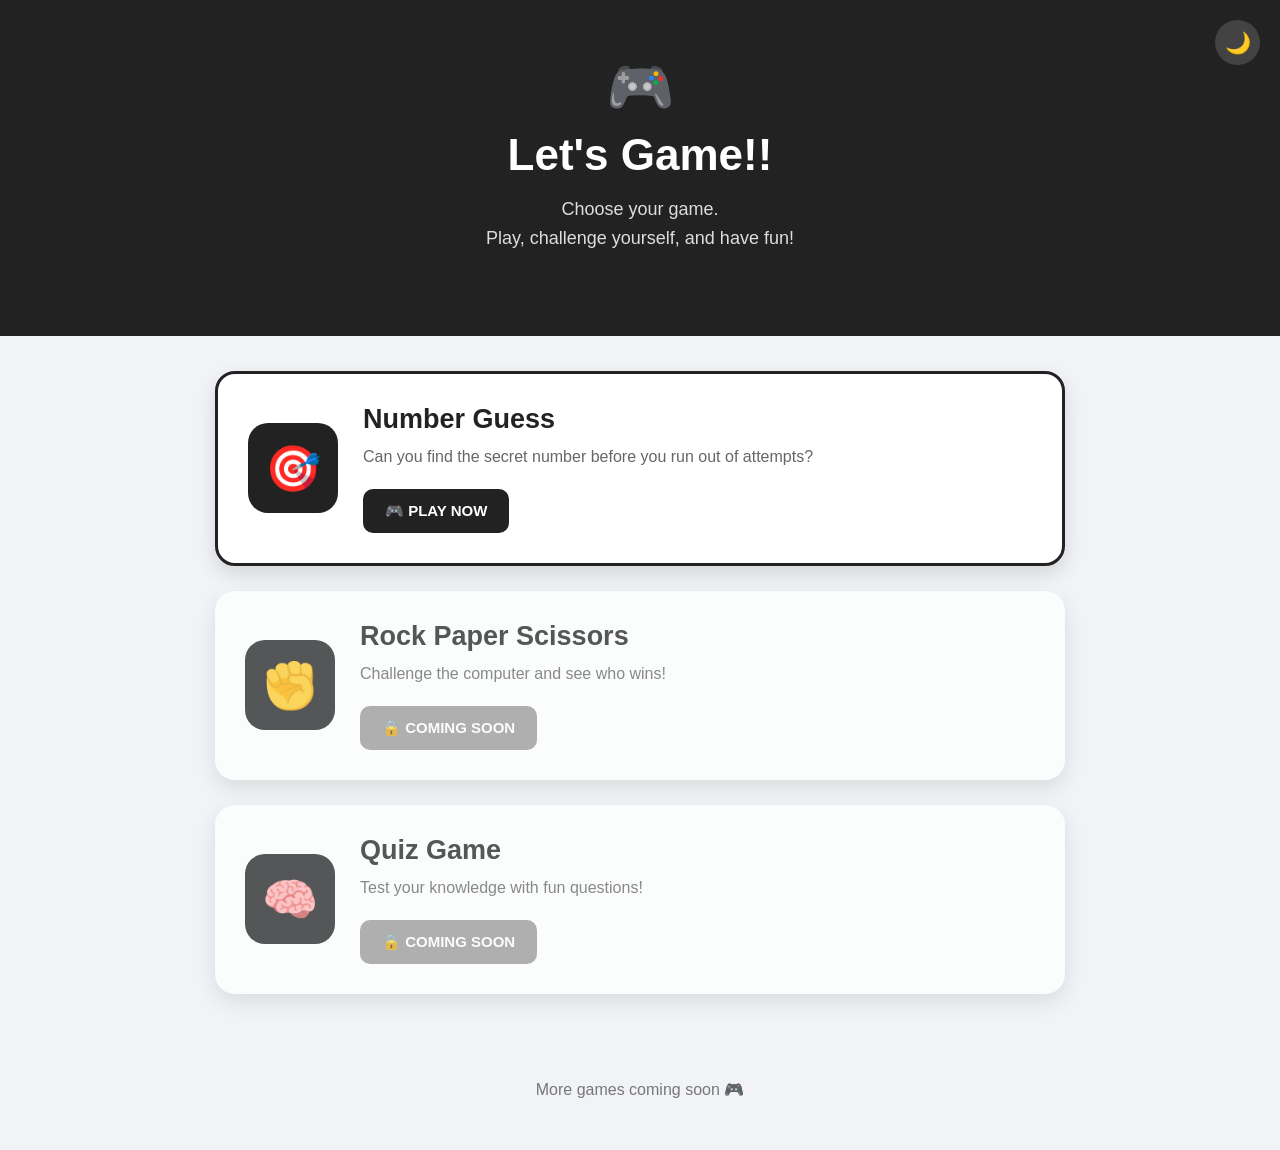
<file: index.html>
<!DOCTYPE html>
<html lang="en">

<head>

    <meta charset="UTF-8">

    <meta
        name="viewport"
        content="width=device-width, initial-scale=1.0"
    >

    <title>Let's Game!!</title>

    <link rel="stylesheet" href="css/style.css">

</head>


<body>

    <header class="hero">

    <button id="theme-toggle" class="theme-toggle" aria-label="Toggle dark mode">
        🌙
    </button>

    <div class="hero-content">

        <div class="game-icon">🎮</div>

        <h1>Let's Game!!</h1>

        <p>
            Choose your game.<br>
            Play, challenge yourself, and have fun!
        </p>

    </div>

    </header>

    <main class="games">

        <section class="game-card number-game">

            <div class="card-icon">
                🎯
            </div>

            <div class="card-content">

                <h2>Number Guess</h2>

                <p>
                    Can you find the secret number
                    before you run out of attempts?
                </p>

                <a
                    href="games/number-guess/number-guess.html"
                    class="play-button"
                >
                    🎮 PLAY NOW
                </a>

            </div>

        </section>


        <section class="game-card coming-game">

            <div class="card-icon">
                ✊
            </div>

            <div class="card-content">

                <h2>Rock Paper Scissors</h2>

                <p>
                    Challenge the computer
                    and see who wins!
                </p>

                <a href="#" class="play-button disabled">
                    🔒 COMING SOON
                </a>

            </div>

        </section>


        <section class="game-card coming-game">

            <div class="card-icon">
                🧠
            </div>

            <div class="card-content">

                <h2>Quiz Game</h2>

                <p>
                    Test your knowledge
                    with fun questions!
                </p>

                <a href="#" class="play-button disabled">
                    🔒 COMING SOON
                </a>

            </div>

        </section>

    </main>


    <footer>
        <p>More games coming soon 🎮</p>
    </footer>
  
<script src="js/main.js"></script>
</body>

</html>
</file>
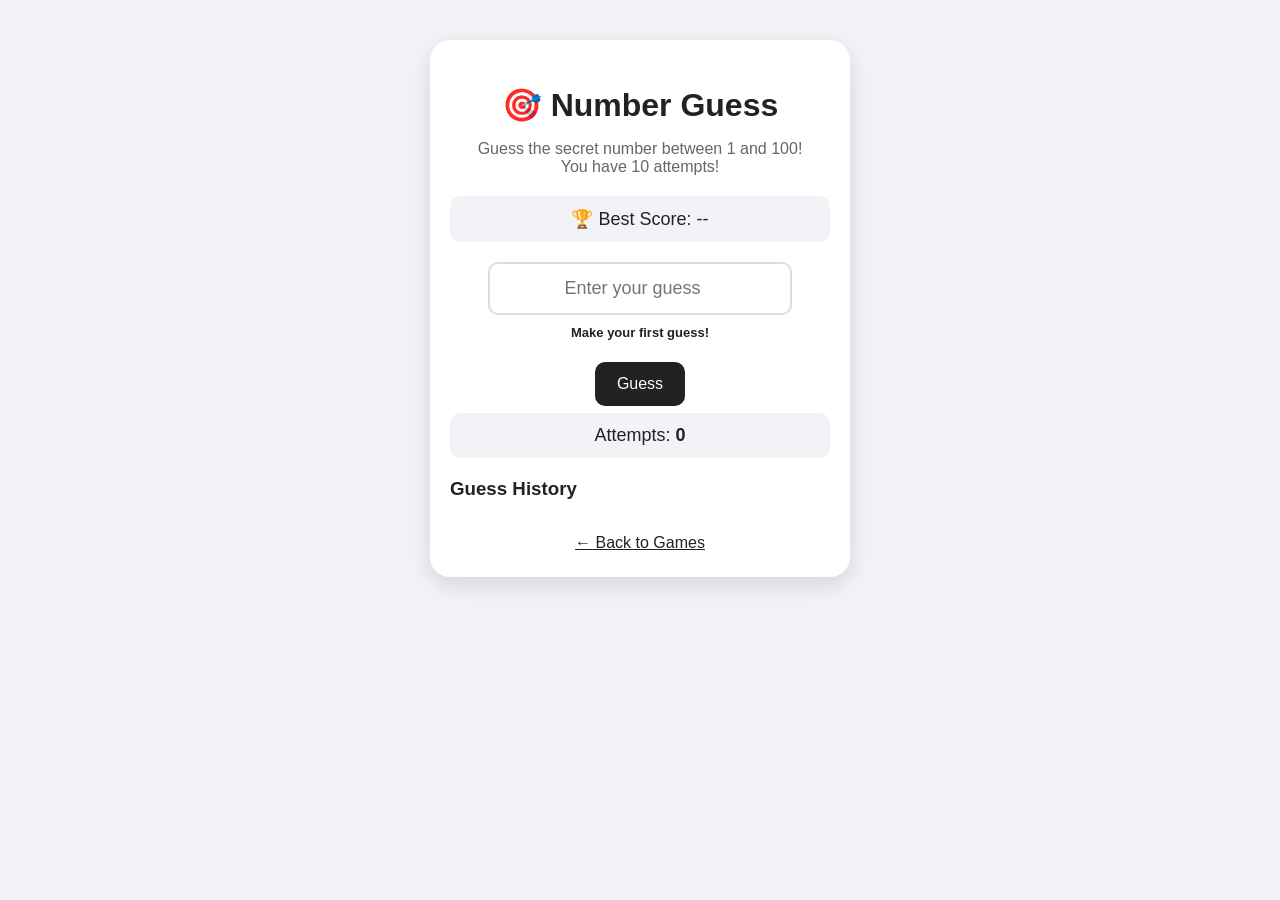
<file: games/number-guess/number-guess.html>
<!DOCTYPE html>
<html lang="en">

<head>

    <meta charset="UTF-8">

    <meta
        name="viewport"
        content="width=device-width, initial-scale=1.0"
    >

    <title>Number Guess - Let's Game!!</title>
    <link rel="stylesheet" href="../../css/style.css">
    <link rel="stylesheet" href="number-guess.css">

</head>


<body>

    <main class="game" id="gameBox">

        <h1>🎯 Number Guess</h1>

      <div class="game-character" id="gameCharacter">

    <div class="character-head">

        <div class="hair"></div>

        <div class="eyebrow left-eyebrow"></div>
        <div class="eyebrow right-eyebrow"></div>

        <div class="character-eye left-eye">
            <span></span>
        </div>

        <div class="character-eye right-eye">
            <span></span>
        </div>

        <div class="nose"></div>

        <div class="character-mouth"></div>

    </div>

    <div class="character-neck"></div>

    <div class="character-body">

        <div class="shirt-detail"></div>

        <div class="character-arm left-arm">
            <div class="hand"></div>
        </div>

        <div class="character-arm right-arm">
            <div class="hand"></div>
        </div>

    </div>

    <div class="character-leg left-leg">
        <div class="shoe"></div>
    </div>

    <div class="character-leg right-leg">
        <div class="shoe"></div>
    </div>

      </div>
        <p class="subtitle">
            Guess the secret number between 1 and 100!<br>
            You have 10 attempts!
        </p>


        <div class="best-score-box">
            🏆 Best Score:
            <span id="bestScore">--</span>
        </div>

        <input
    type="number"
    id="guess"
    placeholder="Enter your guess"
>

<div id="result" aria-live="polite">
    Make your first guess!
</div>

<button id="guessButton">Guess</button>

<button id="restartButton" hidden>Restart</button>

<div class="attempt-box">
    Attempts: <span id="attempts">0</span>
</div>

        <div id="history">

            <h3>Guess History</h3>

            <div id="historyList"></div>

        </div>


        <a href="../../index.html">
            ← Back to Games
        </a>

    </main>
     <script src="../../js/main.js"></script>

    <script src="number-guess.js"></script>

</body>

</html>
</file>
<file: css/style.css>
* {
    box-sizing: border-box;
}


/* =========================
   THEME COLORS
========================= */

:root {
    --background: #f1f3f6;
    --text: #222;
    --hero-background: #222;
    --hero-text: white;
    --hero-description: #ddd;

    --card-background: white;
    --card-description: #666;

    --button-background: #222;
    --button-text: white;
    --button-hover: #444;

    --footer-text: #777;

    --card-shadow: rgba(0, 0, 0, 0.12);
  --attempt-background: #f1f3f6;
}


/* DARK MODE */

body.dark {
    --background: #181a1f;
    --text: #f1f1f1;
    --hero-background: #101114;
    --hero-text: #ffffff;
    --hero-description: #bfc2c7;

    --card-background: #24272d;
    --card-description: #b8bcc3;

    --button-background: #f1f1f1;
    --button-text: #181a1f;
    --button-hover: #d8d8d8;

    --footer-text: #9da1a8;

    --card-shadow: rgba(0, 0, 0, 0.35);
  --attempt-background: #30343b;
}


/* =========================
   BODY
========================= */

body {
    margin: 0;
    font-family: Arial, sans-serif;

    background: var(--background);
    color: var(--text);

    transition:
        background 0.3s ease,
        color 0.3s ease;
}


/* =========================
   HERO SECTION
========================= */

.hero {
  position: relative;
    background: var(--hero-background);
    color: var(--hero-text);

    padding: 55px 20px 65px;
    text-align: center;

    transition: background 0.3s ease;
}


.hero-content {
    max-width: 600px;
    margin: auto;
}


.game-icon {
    font-size: 55px;
    margin-bottom: 10px;
}


.hero h1 {
    margin: 0;
    font-size: 44px;
}


.hero p {
    margin-top: 15px;
    font-size: 18px;
    line-height: 1.6;

    color: var(--hero-description);
}


/* =========================
   GAME AREA
========================= */

.games {
    width: 90%;
    max-width: 850px;
    margin: 35px auto;

    display: grid;
    gap: 25px;
}


/* =========================
   GAME CARD
========================= */

.game-card {
    display: flex;
    align-items: center;
    gap: 25px;

    padding: 30px;

    background: var(--card-background);

    border-radius: 20px;

    box-shadow:
        0 8px 20px var(--card-shadow);

    transition:
        background 0.3s ease,
        color 0.3s ease,
        box-shadow 0.3s ease;
}


/* Available game */

.number-game {
    border: 3px solid var(--text);
}


/* Coming soon games */

.coming-game {
    opacity: 0.75;
}


/* =========================
   GAME ICON
========================= */

.card-icon {
    min-width: 90px;
    height: 90px;

    display: flex;
    align-items: center;
    justify-content: center;

    background: var(--hero-background);
    color: var(--hero-text);

    border-radius: 20px;

    font-size: 45px;
}


/* =========================
   CARD CONTENT
========================= */

.card-content {
    flex: 1;
}


.card-content h2 {
    margin: 0 0 10px;

    font-size: 27px;
}


.card-content p {
    margin: 0 0 20px;

    color: var(--card-description);

    font-size: 16px;
    line-height: 1.5;
}


/* =========================
   BUTTON
========================= */

.play-button {
    display: inline-block;

    padding: 13px 22px;

    background: var(--button-background);
    color: var(--button-text);

    text-decoration: none;

    border-radius: 10px;

    font-size: 15px;
    font-weight: bold;

    transition:
        transform 0.2s,
        background 0.2s,
        color 0.2s;
}


.play-button:hover {
    background: var(--button-hover);

    transform: scale(1.05);
}


/* Coming soon button */

.play-button.disabled {
    background: #999;
    color: white;

    cursor: not-allowed;
}


.play-button.disabled:hover {
    background: #999;
    transform: none;
}


/* =========================
   FOOTER
========================= */

footer {
    text-align: center;

    padding: 35px 20px;

    color: var(--footer-text);
}


/* =========================
   MOBILE
========================= */

@media (max-width: 600px) {

    .hero {
        padding: 45px 20px 60px;
    }


    .hero h1 {
        font-size: 36px;
    }


    .hero p {
        font-size: 16px;
    }


    .game-card {
        flex-direction: column;
        text-align: center;

        padding: 30px 20px;
    }


    .card-icon {
        min-width: 85px;
        height: 85px;
    }


    .card-content h2 {
        font-size: 24px;
    }


    .play-button {
        width: 100%;
    }

}

/* =========================
   THEME TOGGLE
========================= */

.theme-toggle {
    position: absolute;
    top: 20px;
    right: 20px;

    width: 45px;
    height: 45px;

    border: none;
    border-radius: 50%;

    background: rgba(255, 255, 255, 0.15);
    color: white;

    font-size: 21px;

    cursor: pointer;

    display: flex;
    align-items: center;
    justify-content: center;

    transition:
        background 0.2s ease,
        transform 0.2s ease;
}

.theme-toggle:hover {
    background: rgba(255, 255, 255, 0.25);
    transform: scale(1.08);
  }
</file>
<file: games/number-guess/number-guess.css>
* {
    box-sizing: border-box;
}


body {
    margin: 0;
    font-family: Arial, sans-serif;

    background: var(--background);
    color: var(--text);

    text-align: center;

    transition:
        background 0.3s ease,
        color 0.3s ease;
}


/* =========================
   GAME BOX
========================= */

.game {
    width: 90%;
    max-width: 420px;

    margin: 40px auto;
    padding: 25px 20px;

    background: var(--card-background);

    border-radius: 20px;

    box-shadow:
        0 8px 25px var(--card-shadow);

    transition:
        background 0.3s ease,
        color 0.3s ease,
        box-shadow 0.3s ease;
}


/* =========================
   TEXT
========================= */

h1 {
    margin-bottom: 5px;
}


.subtitle {
    color: var(--card-description);
}


/* =========================
   BEST SCORE
========================= */

.best-score-box {
    margin: 20px 0;

    padding: 12px;

    background: var(--attempt-background);

    border-radius: 10px;

    font-size: 18px;
}


/* =========================
   ATTEMPTS
========================= */

.attempt-box {
    margin: 0;

    padding: 12px;

    background: var(--attempt-background);

    border-radius: 10px;

    font-size: 18px;
}


#attempts {
    font-weight: bold;
}


/* =========================
   INPUT
========================= */

input {
    width: 80%;

    padding: 14px;

    background: var(--card-background);
    color: var(--text);

    border: 2px solid #ddd;

    border-radius: 10px;

    font-size: 18px;

    text-align: center;

    transition:
        background 0.3s ease,
        color 0.3s ease,
        border-color 0.3s ease;
}


input:focus {
    outline: none;

    border-color: var(--text);
}


input:disabled {
    background: var(--attempt-background);

    cursor: not-allowed;

    color: var(--card-description);
}


/* =========================
   BUTTONS
========================= */

.game button:not(.theme-toggle) {
    padding: 13px 22px;

    margin: 7px 5px;

    border: none;

    border-radius: 10px;

    background: var(--button-background);
    color: var(--button-text);

    font-size: 16px;

    cursor: pointer;

    transition:
        background 0.3s ease,
        color 0.3s ease,
        transform 0.2s ease;
}


.game button:not(.theme-toggle):active {
    transform: scale(0.95);
}


.game button:disabled {
    background: #aaa;

    cursor: not-allowed;
}


/* =========================
   RESULT
========================= */
/* Compact result message */

#result {
    min-height: 0;
    margin: 8px 0 12px;
    padding: 0;

    font-size: 13px;
    font-weight: 600;
    line-height: 1.5;

    background: transparent;
    border: none;
}

/* Result colors */

#result.low {
    color: #a98218;
}

#result.high {
    color: #278797;
}

#result.correct {
    color: #278451;
}

#result.game-over {
    color: #c44e59;
}

/* Dark theme */

body.dark #result.low {
    color: #d8c77a;
}

body.dark #result.high {
    color: #8fc4cc;
}

body.dark #result.correct {
    color: #91c7a5;
}

body.dark #result.game-over {
    color: #d99ba2;
}


/* =========================
   HISTORY
========================= */

#history {
    margin-top: 20px;

    text-align: left;
}


.guess-item {
    padding: 8px;

    margin: 5px 0;

    background: var(--attempt-background);

    border-radius: 8px;
}


/* =========================
   BACK TO GAMES
========================= */

.game a {
    display: inline-block;

    margin-top: 15px;

    color: var(--text);
}



/* =========================
   GAME CHARACTER
========================= */

.game-character {
    position: relative;

    width: 130px;
    height: 165px;

    margin: 20px auto 25px;

    animation: characterIdle 2.2s ease-in-out infinite;
}


/* =========================
   HEAD
========================= */

.character-head {
    position: absolute;

    width: 78px;
    height: 75px;

    top: 5px;
    left: 26px;

    background: #f2b27b;

    border: 3px solid #222;
    border-radius: 45% 45% 48% 48%;

    z-index: 5;
}


/* =========================
   HAIR
========================= */

.hair {
    position: absolute;

    width: 82px;
    height: 35px;

    top: -7px;
    left: -5px;

    background: #30343b;

    border: 3px solid #222;

    border-radius: 50% 50% 35% 35%;
}


/* Hair spikes */

.hair::after {
    content: "";

    position: absolute;

    width: 20px;
    height: 20px;

    background: #30343b;

    left: 8px;
    bottom: -8px;

    transform: rotate(25deg);

    border-left: 3px solid #222;
    border-bottom: 3px solid #222;
}


/* =========================
   EYEBROWS
========================= */

.eyebrow {
    position: absolute;

    width: 16px;
    height: 4px;

    background: #222;

    border-radius: 5px;

    top: 28px;
}

.left-eyebrow {
    left: 14px;
}

.right-eyebrow {
    right: 14px;
}


/* =========================
   EYES
========================= */

.character-eye {
    position: absolute;

    width: 14px;
    height: 17px;

    background: white;

    border: 2px solid #222;

    border-radius: 50%;

    top: 34px;

    overflow: hidden;
}

.left-eye {
    left: 12px;
}

.right-eye {
    right: 12px;
}


/* Pupils */

.character-eye span {
    position: absolute;

    width: 7px;
    height: 9px;

    background: #222;

    border-radius: 50%;

    top: 3px;
    left: 3px;
}


/* =========================
   NOSE
========================= */

.nose {
    position: absolute;

    width: 7px;
    height: 7px;

    border-right: 2px solid #b8794e;
    border-bottom: 2px solid #b8794e;

    transform: rotate(45deg);

    left: 34px;
    top: 48px;
}


/* =========================
   MOUTH
========================= */

.character-mouth {
    position: absolute;

    width: 24px;
    height: 12px;

    left: 25px;
    bottom: 10px;

    border-bottom: 3px solid #222;

    border-radius: 0 0 20px 20px;
}


/* =========================
   NECK
========================= */

.character-neck {
    position: absolute;

    width: 20px;
    height: 15px;

    left: 55px;
    top: 72px;

    background: #f2b27b;

    border-left: 3px solid #222;
    border-right: 3px solid #222;

    z-index: 2;
}


/* =========================
   BODY
========================= */

.character-body {
    position: absolute;

    width: 60px;
    height: 58px;

    left: 35px;
    top: 82px;

    background: #3a3f48;

    border: 3px solid #222;

    border-radius: 18px 18px 12px 12px;

    z-index: 3;
}


/* Shirt detail */

.shirt-detail {
    position: absolute;

    width: 28px;
    height: 8px;

    left: 13px;
    top: 13px;

    background: #f1f1f1;

    border-radius: 5px;
}


/* =========================
   ARMS
========================= */

.character-arm {
    position: absolute;

    width: 14px;
    height: 40px;

    background: #f2b27b;

    border: 3px solid #222;

    border-radius: 12px;
}

.left-arm {
    left: -14px;
    top: 7px;

    transform: rotate(18deg);
}

.right-arm {
    right: -14px;
    top: 7px;

    transform: rotate(-18deg);
}


/* Hands */

.hand {
    position: absolute;

    width: 17px;
    height: 17px;

    background: #f2b27b;

    border: 3px solid #222;

    border-radius: 50%;

    bottom: -9px;
    left: -4px;
}


/* =========================
   LEGS
========================= */

.character-leg {
    position: absolute;

    width: 17px;
    height: 35px;

    top: 135px;

    background: #30343b;

    border: 3px solid #222;

    border-radius: 8px;

    z-index: 2;
}

.left-leg {
    left: 44px;
}

.right-leg {
    left: 69px;
}


/* =========================
   SHOES
========================= */

.shoe {
    position: absolute;

    width: 25px;
    height: 12px;

    background: #222;

    border-radius: 10px;

    bottom: -7px;
}

.left-leg .shoe {
    left: -7px;
}

.right-leg .shoe {
    right: -7px;
}


/* =========================
   IDLE ANIMATION
========================= */

@keyframes characterIdle {

    0%,
    100% {
        transform: translateY(0);
    }

    50% {
        transform: translateY(-4px);
    }
}
/* =========================
   CHARACTER EXPRESSIONS
========================= */

/* Too Low */
.game-character.thinking .character-mouth {
    height: 8px;
    border-bottom: 3px solid #222;
    border-radius: 50%;
}

.game-character.thinking {
    animation: think 0.6s ease-in-out;
}

@keyframes think {
    0%, 100% {
        transform: rotate(0);
    }

    50% {
        transform: rotate(-5deg);
    }
}


/* Too High */

.game-character.surprised .character-mouth {
    width: 14px;
    height: 18px;

    left: 30px;
    bottom: 8px;

    border: 3px solid #222;
    border-radius: 50%;
}

.game-character.surprised {
    animation: surprised 0.5s ease-in-out;
}

@keyframes surprised {

    0% {
        transform: scale(1);
    }

    50% {
        transform: scale(1.08);
    }

    100% {
        transform: scale(1);
    }
}


/* Correct */

.game-character.happy {
    animation: happy 0.6s ease-in-out;
}

.game-character.happy .character-mouth {
    height: 16px;

    border-bottom: 4px solid #222;

    border-radius: 0 0 25px 25px;
}

@keyframes happy {

    0% {
        transform: translateY(0);
    }

    50% {
        transform: translateY(-25px) rotate(-4deg);
    }

    75% {
        transform: translateY(0) rotate(4deg);
    }

    100% {
        transform: translateY(0);
    }
}


/* Game Over */

.game-character.game-over {
    animation: disappointed 1s ease-in-out;
}

.game-character.game-over .character-mouth {
    width: 22px;
    height: 10px;

    border-top: 3px solid #222;
    border-bottom: none;

    border-radius: 50%;
}

@keyframes disappointed {

    0% {
        transform: rotate(0);
    }

    50% {
        transform: rotate(-8deg);
    }

    100% {
        transform: rotate(0);
    }
}
.game-character {
    display: none;
  }
</file>
